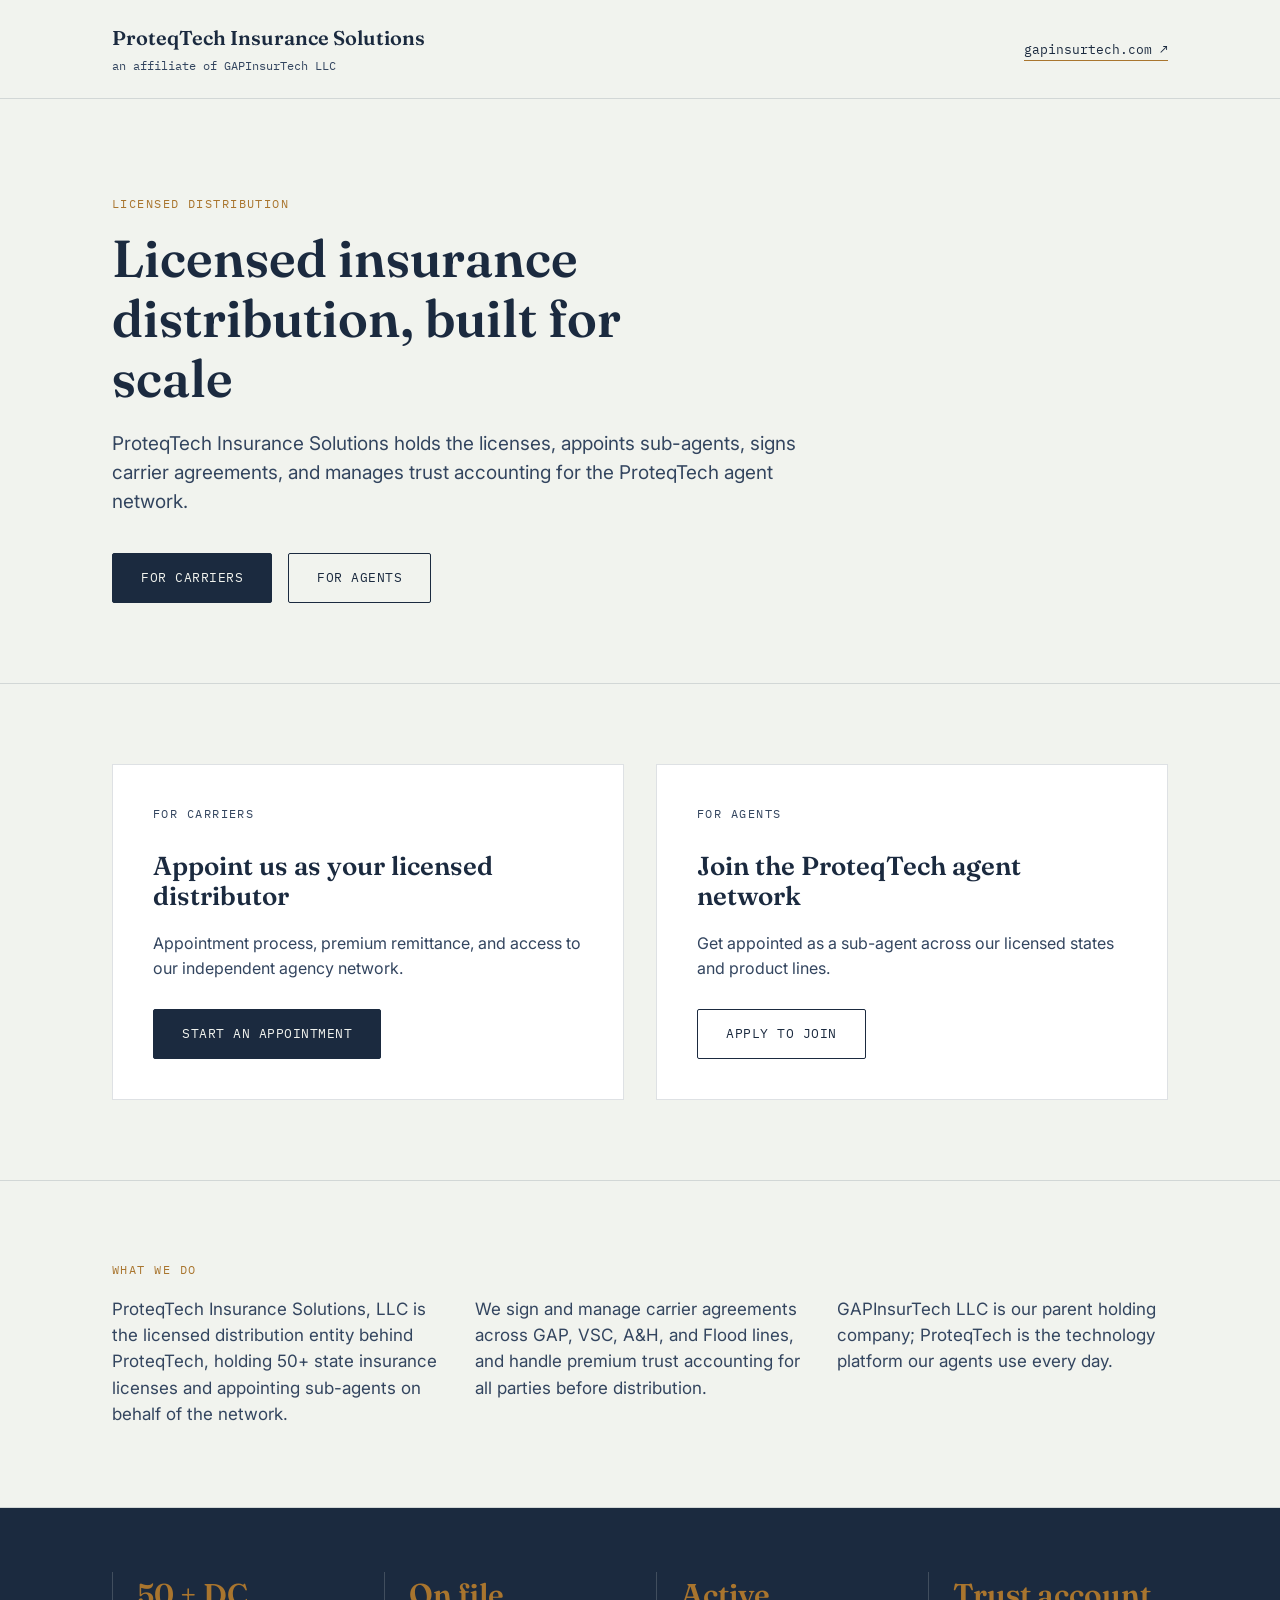
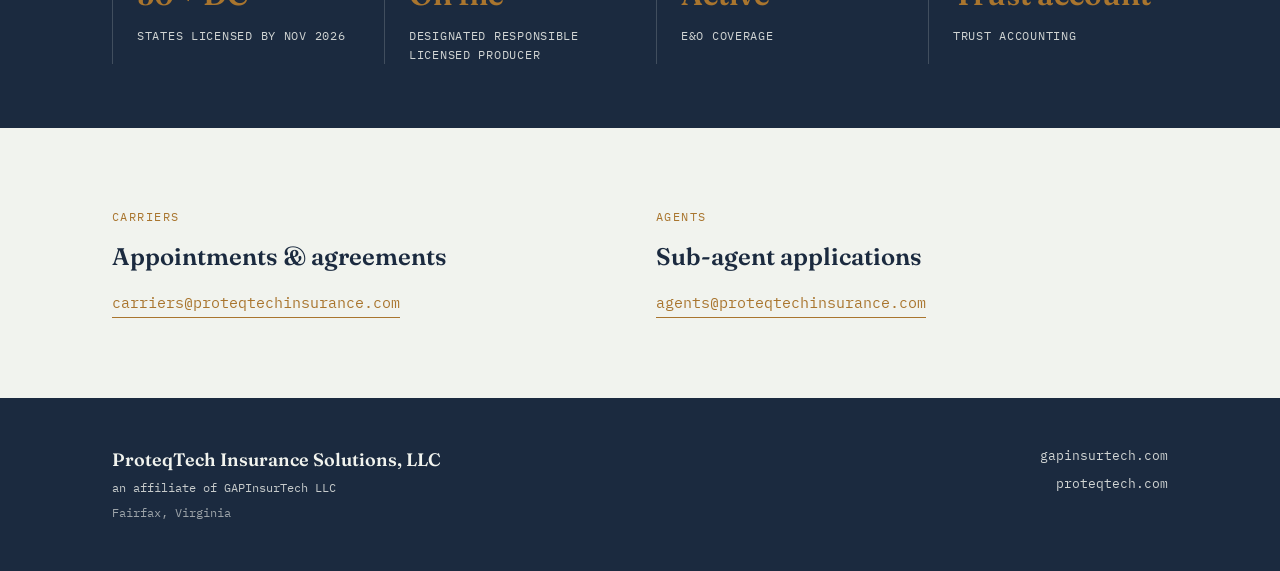
<file: index.html>
<!doctype html>
<html lang="en">
<head>
<meta charset="UTF-8">
<meta name="viewport" content="width=device-width, initial-scale=1.0">
<title>ProteqTech Insurance Solutions, LLC</title>
<meta name="description" content="ProteqTech Insurance Solutions, LLC is the licensed insurance distribution affiliate of GAPInsurTech LLC — appointing sub-agents, signing carrier agreements, and managing trust accounting for the ProteqTech agent network.">
<link rel="preconnect" href="https://fonts.googleapis.com">
<link rel="preconnect" href="https://fonts.gstatic.com" crossorigin>
<link href="https://fonts.googleapis.com/css2?family=Fraunces:opsz,wght@9..144,400;9..144,500;9..144,600;9..144,700&family=Inter:wght@400;500;600&family=IBM+Plex+Mono:wght@400;500&display=swap" rel="stylesheet">
<link rel="stylesheet" href="styles.css">
</head>
<body>

<header class="site-header">
  <div class="wrap header-inner">
    <div class="wordmark-block">
      <a href="/" class="wordmark">ProteqTech Insurance Solutions</a>
      <span class="wordmark-sub">an affiliate of GAPInsurTech LLC</span>
    </div>
    <nav class="site-nav">
      <a href="https://gapinsurtech.com" target="_blank" rel="noopener">gapinsurtech.com &#8599;</a>
    </nav>
  </div>
</header>

<main>

  <section class="hero">
    <div class="wrap">
      <p class="eyebrow">Licensed Distribution</p>
      <h1>Licensed insurance distribution, built for scale</h1>
      <p class="hero-sub">ProteqTech Insurance Solutions holds the licenses, appoints sub-agents, signs carrier agreements, and manages trust accounting for the ProteqTech agent network.</p>
      <div class="hero-actions">
        <a href="#carriers" class="btn btn-primary">For carriers</a>
        <a href="#agents" class="btn btn-outline">For agents</a>
      </div>
    </div>
  </section>

  <section class="split">
    <div class="wrap split-grid">
      <div class="card" id="carriers">
        <p class="eyebrow">For carriers</p>
        <h3>Appoint us as your licensed distributor</h3>
       <p>Appointment process, premium remittance, and access to our independent agency network.</p>
        <a href="mailto:carriers@proteqtechinsurance.com" class="btn btn-primary">Start an appointment</a>
      </div>
      <div class="card" id="agents">
        <p class="eyebrow">For agents</p>
        <h3>Join the ProteqTech agent network</h3>
        <p>Get appointed as a sub-agent across our licensed states and product lines.</p>
       <a href="/join" class="btn btn-outline">Apply to join</a>
      </div>
    </div>
  </section>

  <section class="what-we-do">
    <div class="wrap">
      <p class="eyebrow">What we do</p>
      <div class="wwd-grid">
        <p>ProteqTech Insurance Solutions, LLC is the licensed distribution entity behind ProteqTech, holding 50+ state insurance licenses and appointing sub-agents on behalf of the network.</p>
        <p>We sign and manage carrier agreements across GAP, VSC, A&amp;H, and Flood lines, and handle premium trust accounting for all parties before distribution.</p>
        <p>GAPInsurTech LLC is our parent holding company; ProteqTech is the technology platform our agents use every day.</p>
      </div>
    </div>
  </section>

  <section class="stats">
    <div class="wrap stats-grid">
      <div class="stat">
        <p class="stat-number">50 + DC</p>
        <p class="stat-label">States licensed by Nov 2026</p>
      </div>
      <div class="stat">
        <p class="stat-number">On file</p>
        <p class="stat-label">Designated Responsible Licensed Producer</p>
      </div>
      <div class="stat">
        <p class="stat-number">Active</p>
        <p class="stat-label">E&amp;O coverage</p>
      </div>
      <div class="stat">
        <p class="stat-number">Trust account</p>
        <p class="stat-label">Trust accounting</p>
      </div>
    </div>
  </section>

  <section class="contact">
    <div class="wrap contact-grid">
      <div class="contact-block">
        <p class="eyebrow">Carriers</p>
        <h3>Appointments &amp; agreements</h3>
        <a href="mailto:carriers@proteqtechinsurance.com" class="contact-email">carriers@proteqtechinsurance.com</a>
      </div>
      <div class="contact-block">
        <p class="eyebrow">Agents</p>
        <h3>Sub-agent applications</h3>
        <a href="mailto:agents@proteqtechinsurance.com" class="contact-email">agents@proteqtechinsurance.com</a>
      </div>
    </div>
  </section>

</main>

<footer class="site-footer">
  <div class="wrap footer-inner">
    <div class="footer-brand">
      <p class="footer-name">ProteqTech Insurance Solutions, LLC</p>
      <p class="footer-sub">an affiliate of GAPInsurTech LLC</p>
      <p class="footer-address">Fairfax, Virginia</p>
    </div>
    <div class="footer-links">
      <a href="https://gapinsurtech.com" target="_blank" rel="noopener">gapinsurtech.com</a>
      <a href="https://proteqtech.com" target="_blank" rel="noopener">proteqtech.com</a>
    </div>
  </div>
</footer>

</body>
</html>
</file>
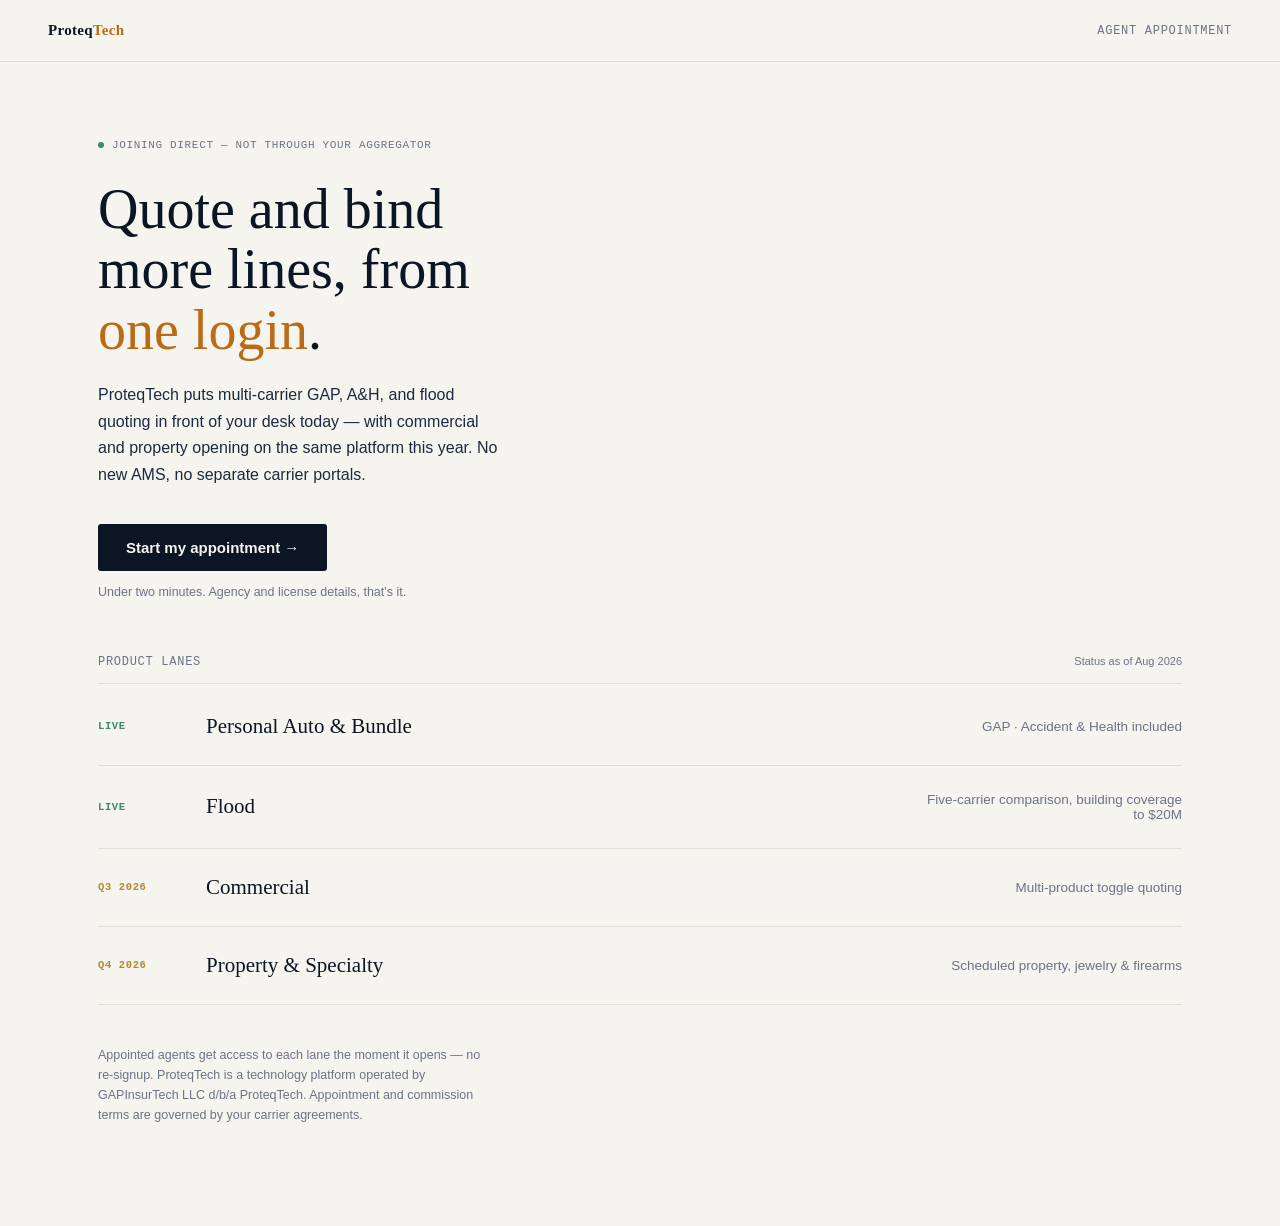
<file: join/index.html>
<!DOCTYPE html>
<html lang="en">
<head>
<meta charset="UTF-8">
<meta name="viewport" content="width=device-width, initial-scale=1.0">
<title>ProteqTech — Agent Appointment</title>
<meta name="description" content="Get appointed to quote and bind GAP, A&H, and Flood across multiple carriers from one login — with Commercial and Property opening later in 2026.">
<style>
  :root {
    --ink: #0B1524;
    --ink-soft: #1C2A3F;
    --paper: #F6F4EF;
    --paper-line: #E3DFD4;
    --amber: #E08B2C;
    --amber-deep: #B96B18;
    --live: #3C8C6B;
    --pending: #B08A2E;
    --muted: #6B7385;
  }
  * { box-sizing: border-box; }
  body {
    margin: 0;
    background: var(--paper);
    color: var(--ink);
    font-family: 'Georgia', 'Iowan Old Style', serif;
    -webkit-font-smoothing: antialiased;
  }
  .mono {
    font-family: 'SF Mono', 'IBM Plex Mono', Menlo, monospace;
    letter-spacing: 0.06em;
    text-transform: uppercase;
  }
  header {
    display: flex;
    justify-content: space-between;
    align-items: center;
    padding: 22px 48px;
    border-bottom: 1px solid var(--paper-line);
  }
  .wordmark { font-size: 15px; font-weight: 700; letter-spacing: 0.02em; text-decoration: none; color: var(--ink); }
  .wordmark span { color: var(--amber-deep); }
  .header-note { font-size: 12px; color: var(--muted); }

  .hero {
    padding: 72px 48px 56px;
    max-width: 1180px;
    margin: 0 auto;
  }
  .eyebrow {
    display: inline-flex;
    align-items: center;
    gap: 8px;
    font-size: 11px;
    color: var(--muted);
    margin-bottom: 28px;
  }
  .eyebrow::before {
    content: "";
    width: 6px; height: 6px;
    border-radius: 50%;
    background: var(--live);
  }
  h1 {
    font-size: clamp(38px, 5vw, 56px);
    line-height: 1.08;
    margin: 0 0 22px;
    font-weight: 400;
    max-width: 14ch;
  }
  h1 em { font-style: normal; color: var(--amber-deep); }
  .sub {
    font-family: -apple-system, BlinkMacSystemFont, 'Segoe UI', sans-serif;
    font-size: 16px;
    line-height: 1.65;
    color: var(--ink-soft);
    max-width: 46ch;
    margin: 0 0 36px;
  }
  .cta {
    display: inline-flex;
    align-items: center;
    gap: 10px;
    background: var(--ink);
    color: var(--paper);
    padding: 15px 28px;
    border-radius: 3px;
    text-decoration: none;
    font-family: -apple-system, BlinkMacSystemFont, 'Segoe UI', sans-serif;
    font-size: 15px;
    font-weight: 600;
    transition: background 0.15s ease;
  }
  .cta:hover { background: var(--ink-soft); }
  .cta-note {
    font-family: -apple-system, BlinkMacSystemFont, 'Segoe UI', sans-serif;
    font-size: 12.5px;
    color: var(--muted);
    margin-top: 14px;
  }

  .lanes-section {
    max-width: 1180px;
    margin: 0 auto;
    padding: 0 48px 88px;
  }
  .lanes-head {
    display: flex;
    justify-content: space-between;
    align-items: baseline;
    border-bottom: 1px solid var(--paper-line);
    padding-bottom: 14px;
    margin-bottom: 4px;
  }
  .lanes-title { font-size: 12px; color: var(--muted); }
  .lanes-asof { font-size: 11px; color: var(--muted); font-family: -apple-system, sans-serif; }

  .lane-row {
    display: flex;
    align-items: center;
    gap: 24px;
    padding: 26px 0;
    border-bottom: 1px solid var(--paper-line);
  }
  .lane-row:last-child { border-bottom: none; }
  .lane-status {
    width: 84px;
    flex-shrink: 0;
    font-size: 10.5px;
    font-weight: 700;
  }
  .lane-status.live { color: var(--live); }
  .lane-status.pending { color: var(--pending); }
  .lane-name {
    font-size: 21px;
    flex: 1;
  }
  .lane-detail {
    font-family: -apple-system, sans-serif;
    font-size: 13.5px;
    color: var(--muted);
    width: 260px;
    text-align: right;
  }

  .foot-note {
    font-family: -apple-system, sans-serif;
    font-size: 12.5px;
    color: var(--muted);
    max-width: 56ch;
    padding-top: 28px;
    line-height: 1.6;
  }

  @media (max-width: 720px) {
    header, .hero, .lanes-section { padding-left: 24px; padding-right: 24px; }
    .lane-row { flex-wrap: wrap; }
    .lane-detail { width: 100%; text-align: left; margin-top: 4px; }
  }
</style>
</head>
<body>

<header>
  <a href="/" class="wordmark">Proteq<span>Tech</span></a>
  <div class="header-note mono">Agent Appointment</div>
</header>

<section class="hero">
  <div class="eyebrow mono">Joining direct — not through your aggregator</div>
  <h1>Quote and bind more lines, from <em>one login</em>.</h1>
  <p class="sub">
    ProteqTech puts multi-carrier GAP, A&amp;H, and flood quoting in front of your desk today —
    with commercial and property opening on the same platform this year. No new AMS, no separate
    carrier portals.
  </p>
  <a href="https://app.proteqtech.com/signup/direct" class="cta">Start my appointment &rarr;</a>
  <div class="cta-note">Under two minutes. Agency and license details, that's it.</div>
</section>

<section class="lanes-section">
  <div class="lanes-head">
    <div class="lanes-title mono">Product lanes</div>
    <div class="lanes-asof">Status as of Aug 2026</div>
  </div>

  <div class="lane-row">
    <div class="lane-status live mono">Live</div>
    <div class="lane-name">Personal Auto &amp; Bundle</div>
    <div class="lane-detail">GAP · Accident &amp; Health included</div>
  </div>

  <div class="lane-row">
    <div class="lane-status live mono">Live</div>
    <div class="lane-name">Flood</div>
    <div class="lane-detail">Five-carrier comparison, building coverage to $20M</div>
  </div>

  <div class="lane-row">
    <div class="lane-status pending mono">Q3 2026</div>
    <div class="lane-name">Commercial</div>
    <div class="lane-detail">Multi-product toggle quoting</div>
  </div>

  <div class="lane-row">
    <div class="lane-status pending mono">Q4 2026</div>
    <div class="lane-name">Property &amp; Specialty</div>
    <div class="lane-detail">Scheduled property, jewelry &amp; firearms</div>
  </div>

  <p class="foot-note">
    Appointed agents get access to each lane the moment it opens — no re-signup.
    ProteqTech is a technology platform operated by GAPInsurTech LLC d/b/a ProteqTech.
    Appointment and commission terms are governed by your carrier agreements.
  </p>
</section>

</body>
</html>
</file>
<file: styles.css>
:root {
  --ink: #1B2A3F;
  --ink-soft: #33455f;
  --paper: #F1F3EE;
  --paper-dim: #e6e8e1;
  --brass: #A9752E;
  --brass-dark: #8a5f24;
  --border: rgba(27, 42, 63, 0.14);
  --border-on-ink: rgba(241, 243, 238, 0.18);

  --font-serif: "Fraunces", serif;
  --font-sans: "Inter", sans-serif;
  --font-mono: "IBM Plex Mono", monospace;
}

* {
  box-sizing: border-box;
}

html {
  scroll-behavior: smooth;
}

body {
  margin: 0;
  background: var(--paper);
  color: var(--ink);
  font-family: var(--font-sans);
  line-height: 1.55;
  -webkit-font-smoothing: antialiased;
}

.wrap {
  max-width: 1120px;
  margin: 0 auto;
  padding: 0 32px;
}

a {
  color: inherit;
}

h1, h2, h3 {
  font-family: var(--font-serif);
  font-weight: 600;
  line-height: 1.15;
  margin: 0 0 20px;
}

p {
  margin: 0 0 16px;
}

.eyebrow {
  font-family: var(--font-mono);
  font-size: 12px;
  letter-spacing: 0.12em;
  text-transform: uppercase;
  color: var(--brass);
  margin: 0 0 16px;
}

/* Buttons */
.btn {
  display: inline-block;
  font-family: var(--font-mono);
  font-size: 13px;
  letter-spacing: 0.04em;
  text-transform: uppercase;
  text-decoration: none;
  padding: 14px 28px;
  border-radius: 2px;
  border: 1px solid transparent;
  transition: background-color 0.15s ease, color 0.15s ease, border-color 0.15s ease;
}

.btn-primary {
  background: var(--ink);
  color: var(--paper);
  border-color: var(--ink);
}

.btn-primary:hover {
  background: var(--brass);
  border-color: var(--brass);
}

.btn-outline {
  background: transparent;
  color: var(--ink);
  border-color: var(--ink);
}

.btn-outline:hover {
  background: var(--ink);
  color: var(--paper);
}

/* Header */
.site-header {
  border-bottom: 1px solid var(--border);
  background: var(--paper);
  position: sticky;
  top: 0;
  z-index: 10;
}

.header-inner {
  display: flex;
  align-items: center;
  justify-content: space-between;
  flex-wrap: wrap;
  gap: 12px;
  padding-top: 22px;
  padding-bottom: 22px;
}

.wordmark-block {
  display: flex;
  flex-direction: column;
}

.wordmark {
  font-family: var(--font-serif);
  font-weight: 600;
  font-size: 20px;
  text-decoration: none;
  color: var(--ink);
}

.wordmark-sub {
  font-family: var(--font-mono);
  font-size: 12px;
  color: var(--ink-soft);
  margin-top: 4px;
}

.site-nav a {
  font-family: var(--font-mono);
  font-size: 13px;
  text-decoration: none;
  color: var(--ink);
  border-bottom: 1px solid var(--brass);
  padding-bottom: 2px;
}

.site-nav a:hover {
  color: var(--brass);
}

/* Hero */
.hero {
  padding: 96px 0 80px;
  border-bottom: 1px solid var(--border);
}

.hero h1 {
  font-size: 52px;
  max-width: 15ch;
  color: var(--ink);
}

.hero-sub {
  font-size: 19px;
  max-width: 58ch;
  color: var(--ink-soft);
  margin-bottom: 36px;
}

.hero-actions {
  display: flex;
  gap: 16px;
  flex-wrap: wrap;
}

/* Split cards */
.split {
  padding: 80px 0;
  border-bottom: 1px solid var(--border);
}

.split-grid {
  display: grid;
  grid-template-columns: 1fr 1fr;
  gap: 32px;
}

.card {
  border: 1px solid var(--border);
  background: #fff;
  padding: 40px;
}

.card h3 {
  font-size: 26px;
}

.card p {
  color: var(--ink-soft);
  margin-bottom: 28px;
}

/* What we do */
.what-we-do {
  padding: 80px 0;
  border-bottom: 1px solid var(--border);
}

.wwd-grid {
  display: grid;
  grid-template-columns: repeat(3, 1fr);
  gap: 32px;
}

.wwd-grid p {
  font-size: 17px;
  color: var(--ink-soft);
  margin: 0;
}

/* Stats strip */
.stats {
  background: var(--ink);
  color: var(--paper);
  padding: 64px 0;
}

.stats-grid {
  display: grid;
  grid-template-columns: repeat(4, 1fr);
  gap: 32px;
}

.stat {
  border-left: 1px solid var(--border-on-ink);
  padding-left: 24px;
}

.stat-number {
  font-family: var(--font-serif);
  font-size: 30px;
  font-weight: 600;
  color: var(--brass);
  margin: 0 0 8px;
}

.stat-label {
  font-family: var(--font-mono);
  font-size: 12px;
  letter-spacing: 0.06em;
  text-transform: uppercase;
  color: var(--paper);
  opacity: 0.85;
  margin: 0;
}

/* Contact */
.contact {
  padding: 80px 0;
}

.contact-grid {
  display: grid;
  grid-template-columns: 1fr 1fr;
  gap: 32px;
}

.contact-block h3 {
  font-size: 24px;
}

.contact-email {
  display: inline-block;
  font-family: var(--font-mono);
  font-size: 15px;
  text-decoration: none;
  color: var(--brass);
  border-bottom: 1px solid var(--brass);
  padding-bottom: 2px;
}

.contact-email:hover {
  color: var(--brass-dark);
  border-color: var(--brass-dark);
}

/* Footer */
.site-footer {
  background: var(--ink);
  color: var(--paper);
  padding: 48px 0;
}

.footer-inner {
  display: flex;
  justify-content: space-between;
  align-items: flex-start;
  flex-wrap: wrap;
  gap: 24px;
}

.footer-name {
  font-family: var(--font-serif);
  font-size: 18px;
  font-weight: 600;
  margin: 0 0 6px;
}

.footer-sub {
  font-family: var(--font-mono);
  font-size: 12px;
  color: var(--paper);
  opacity: 0.8;
  margin: 0 0 6px;
}

.footer-address {
  font-family: var(--font-mono);
  font-size: 12px;
  color: var(--paper);
  opacity: 0.6;
  margin: 0;
}

.footer-links {
  display: flex;
  flex-direction: column;
  gap: 8px;
  align-items: flex-end;
}

.footer-links a {
  font-family: var(--font-mono);
  font-size: 13px;
  text-decoration: none;
  color: var(--paper);
  opacity: 0.85;
}

.footer-links a:hover {
  opacity: 1;
  color: var(--brass);
}

/* Responsive */
@media (max-width: 860px) {
  .hero {
    padding: 64px 0 56px;
  }

  .hero h1 {
    font-size: 36px;
    max-width: none;
  }

  .hero-sub {
    font-size: 17px;
  }

  .split-grid,
  .wwd-grid,
  .contact-grid {
    grid-template-columns: 1fr;
  }

  .stats-grid {
    grid-template-columns: repeat(2, 1fr);
    row-gap: 32px;
  }

  .card {
    padding: 28px;
  }

  .footer-inner {
    flex-direction: column;
  }

  .footer-links {
    align-items: flex-start;
  }
}

@media (max-width: 480px) {
  .wrap {
    padding: 0 20px;
  }

  .hero h1 {
    font-size: 30px;
  }

  .stats-grid {
    grid-template-columns: 1fr;
  }

  .hero-actions {
    flex-direction: column;
  }

  .btn {
    text-align: center;
  }
}
</file>
